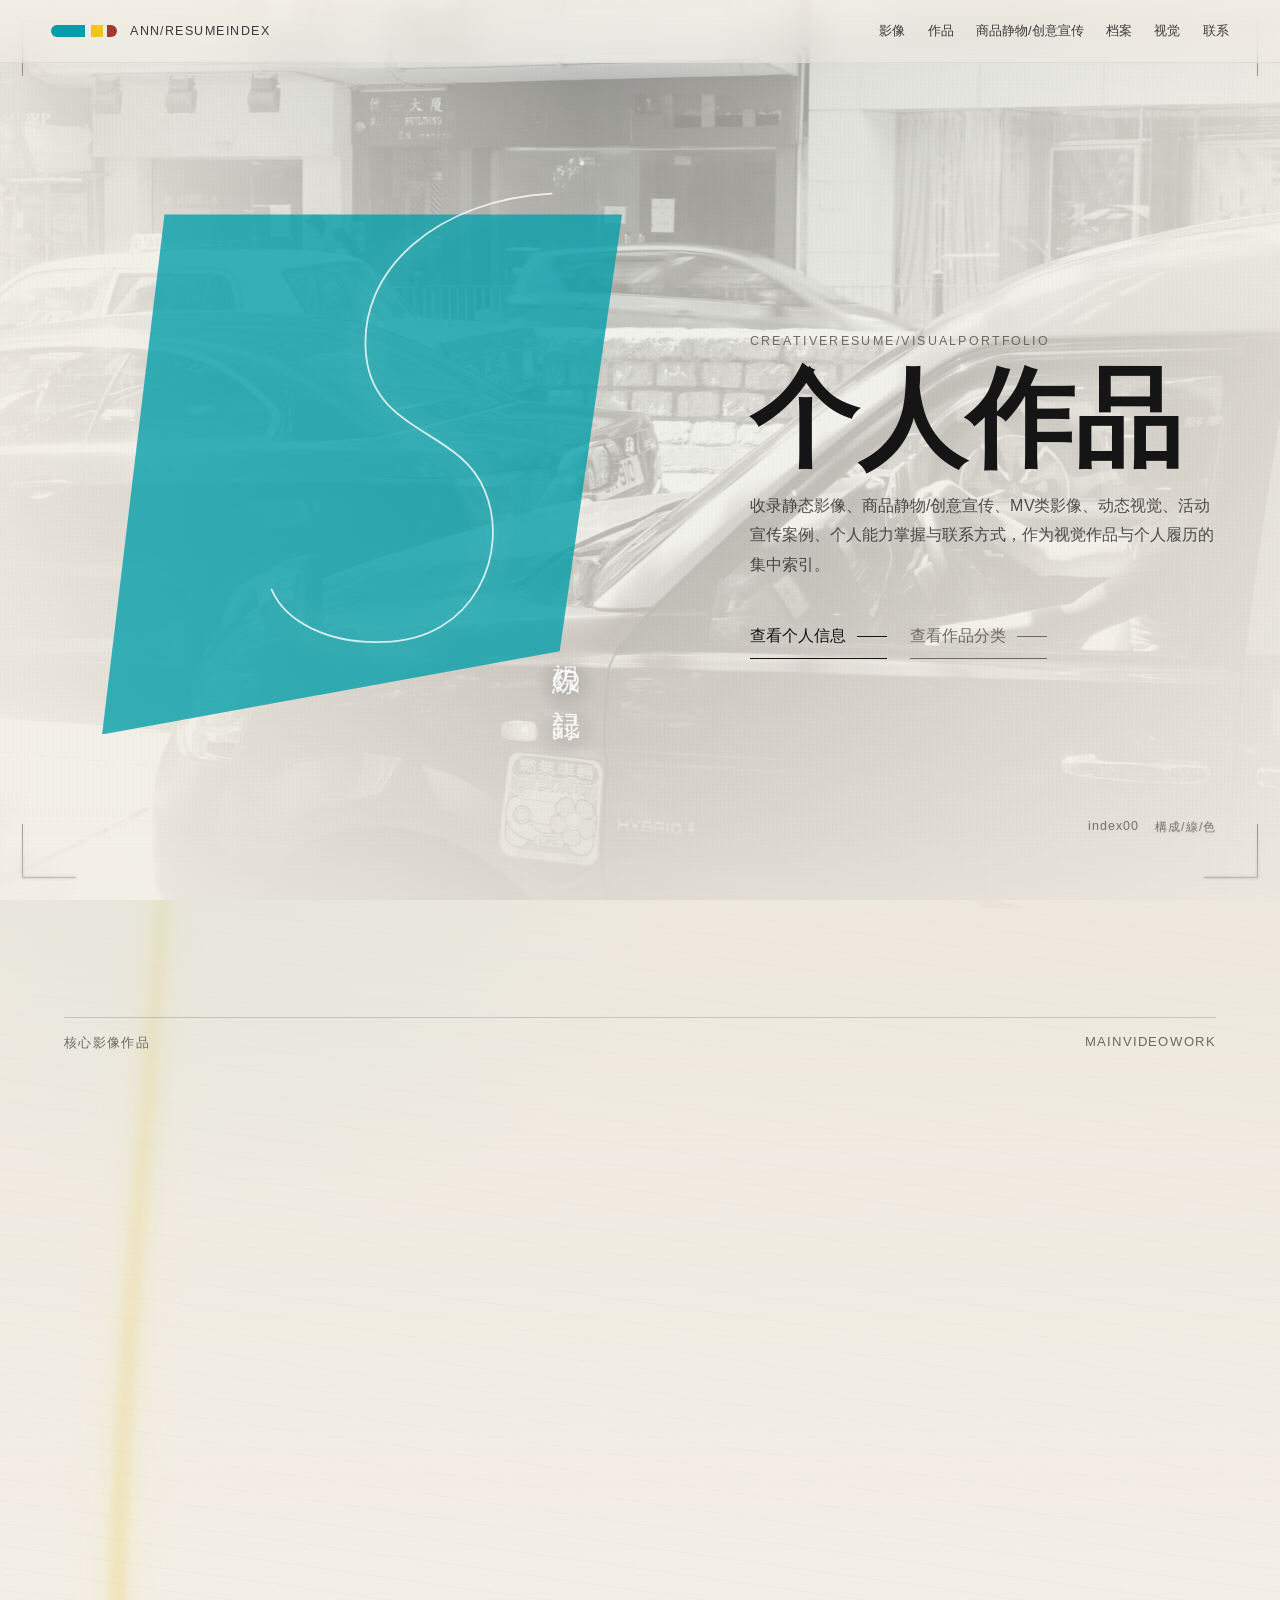
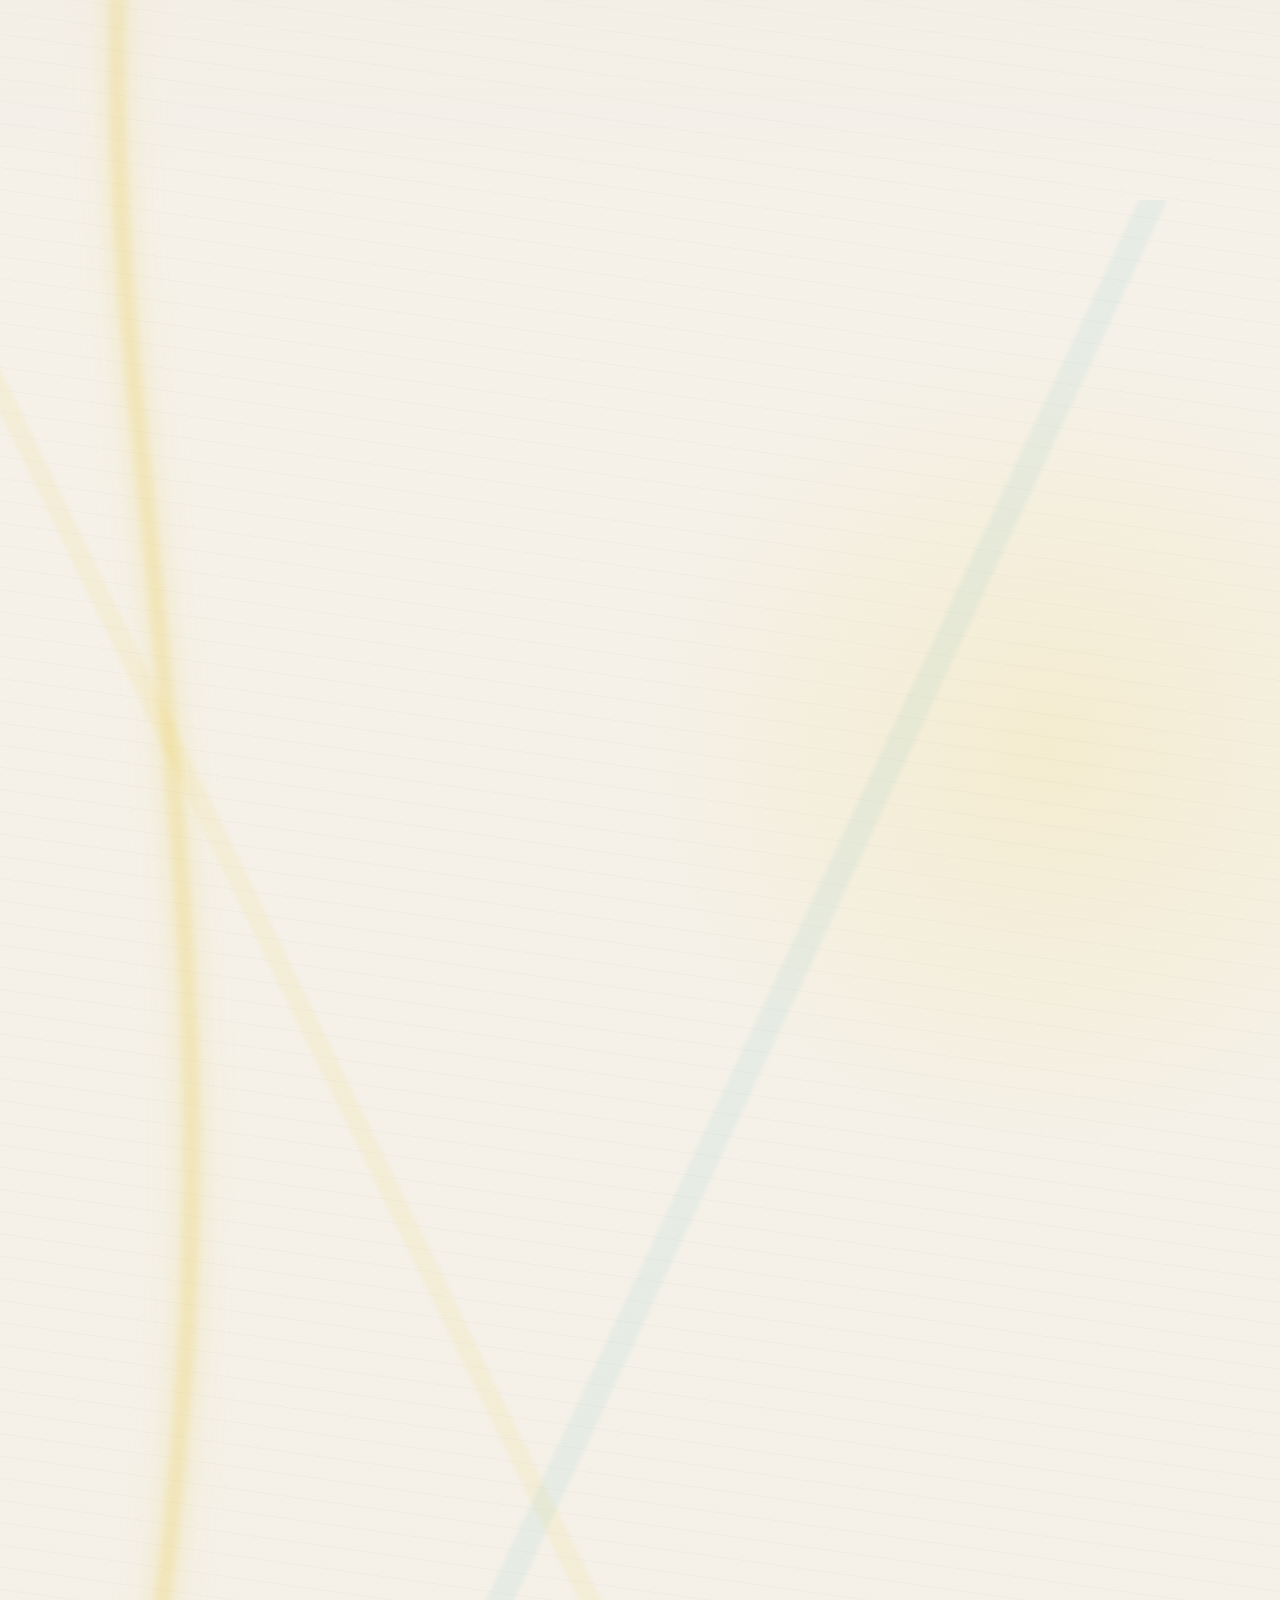
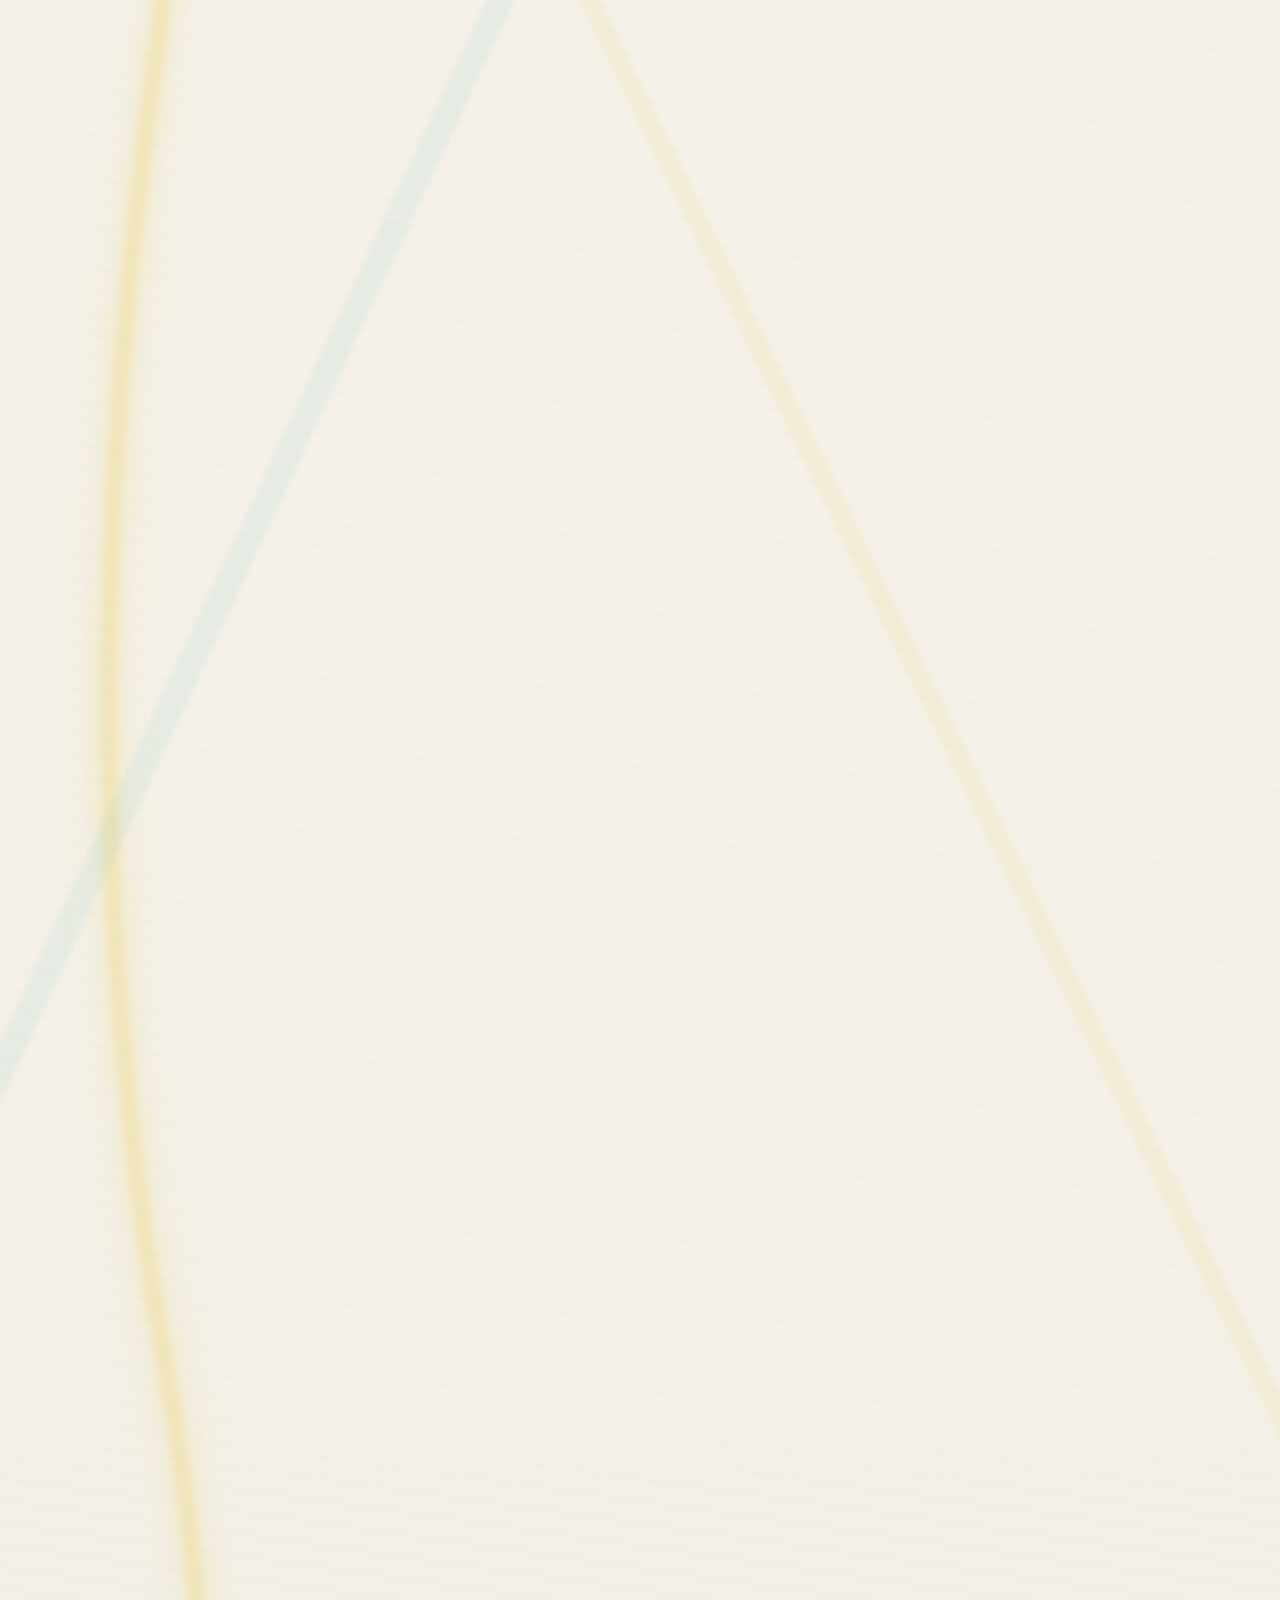
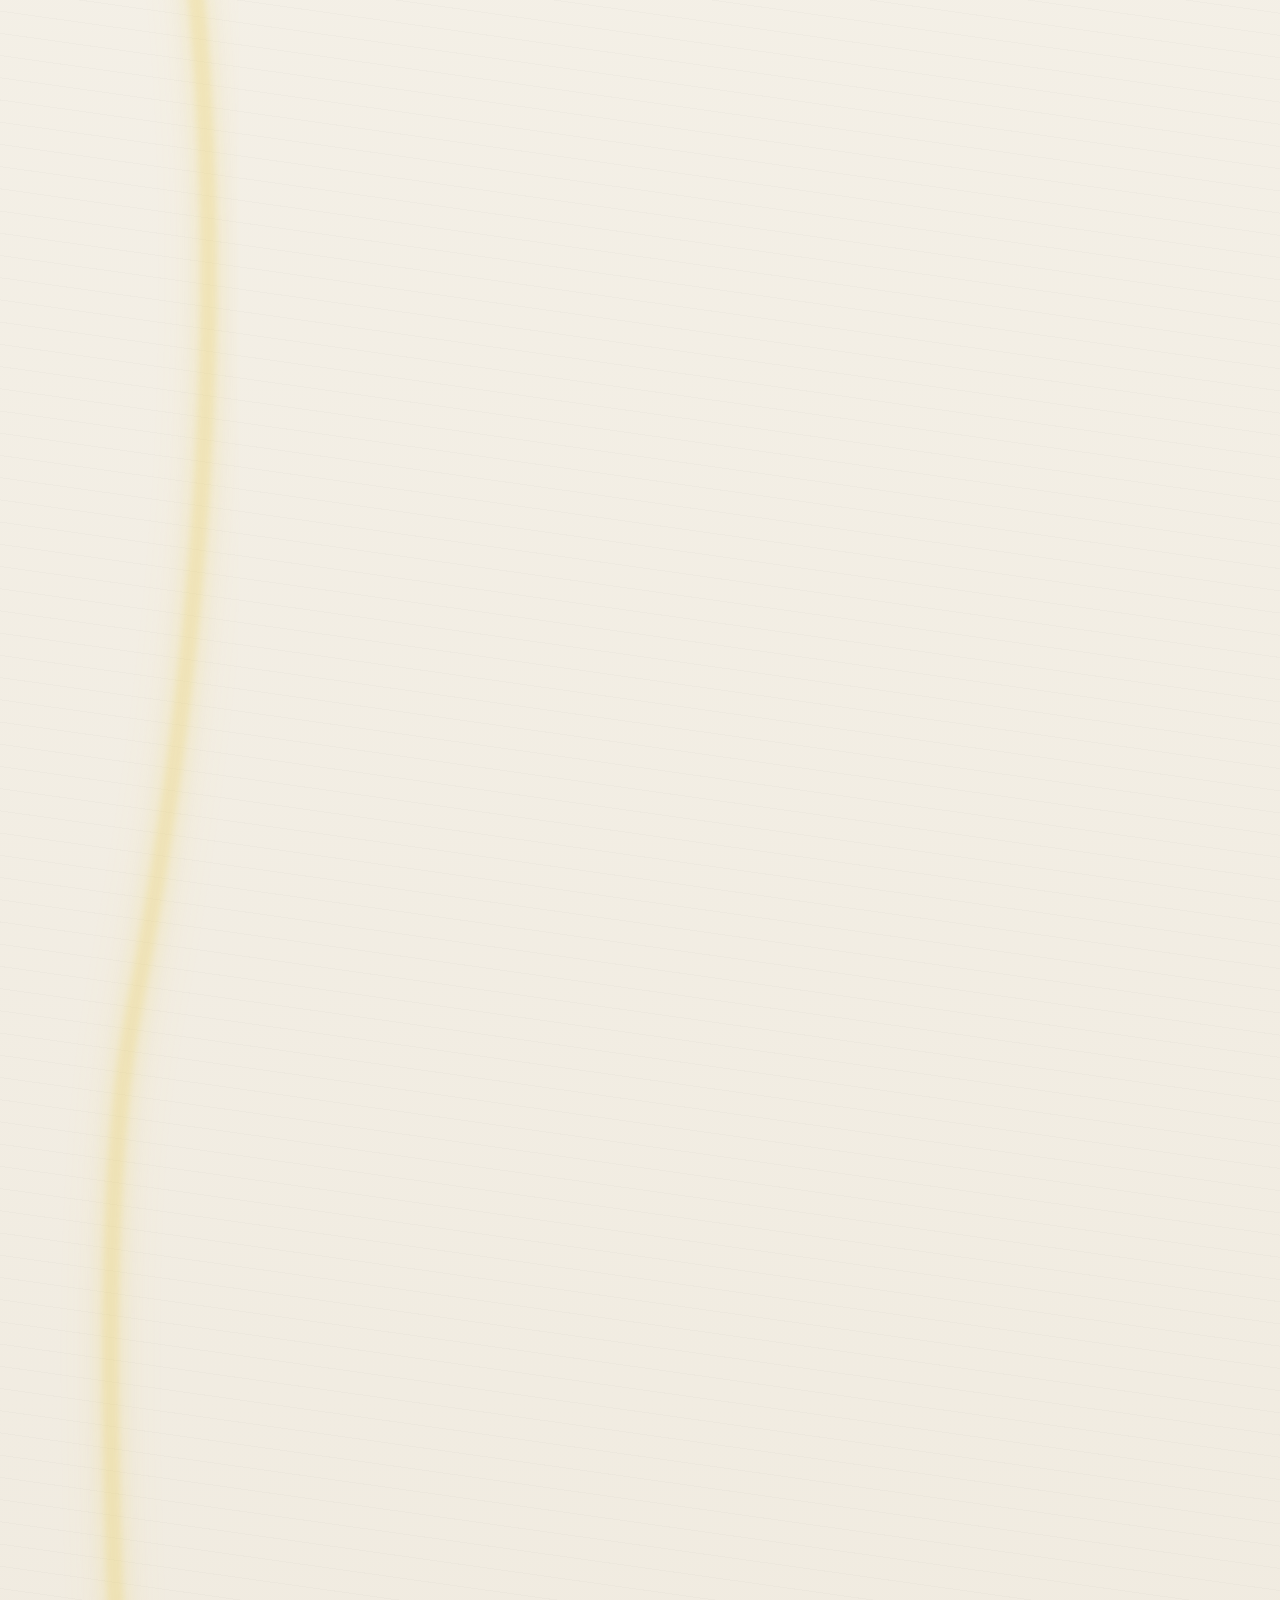
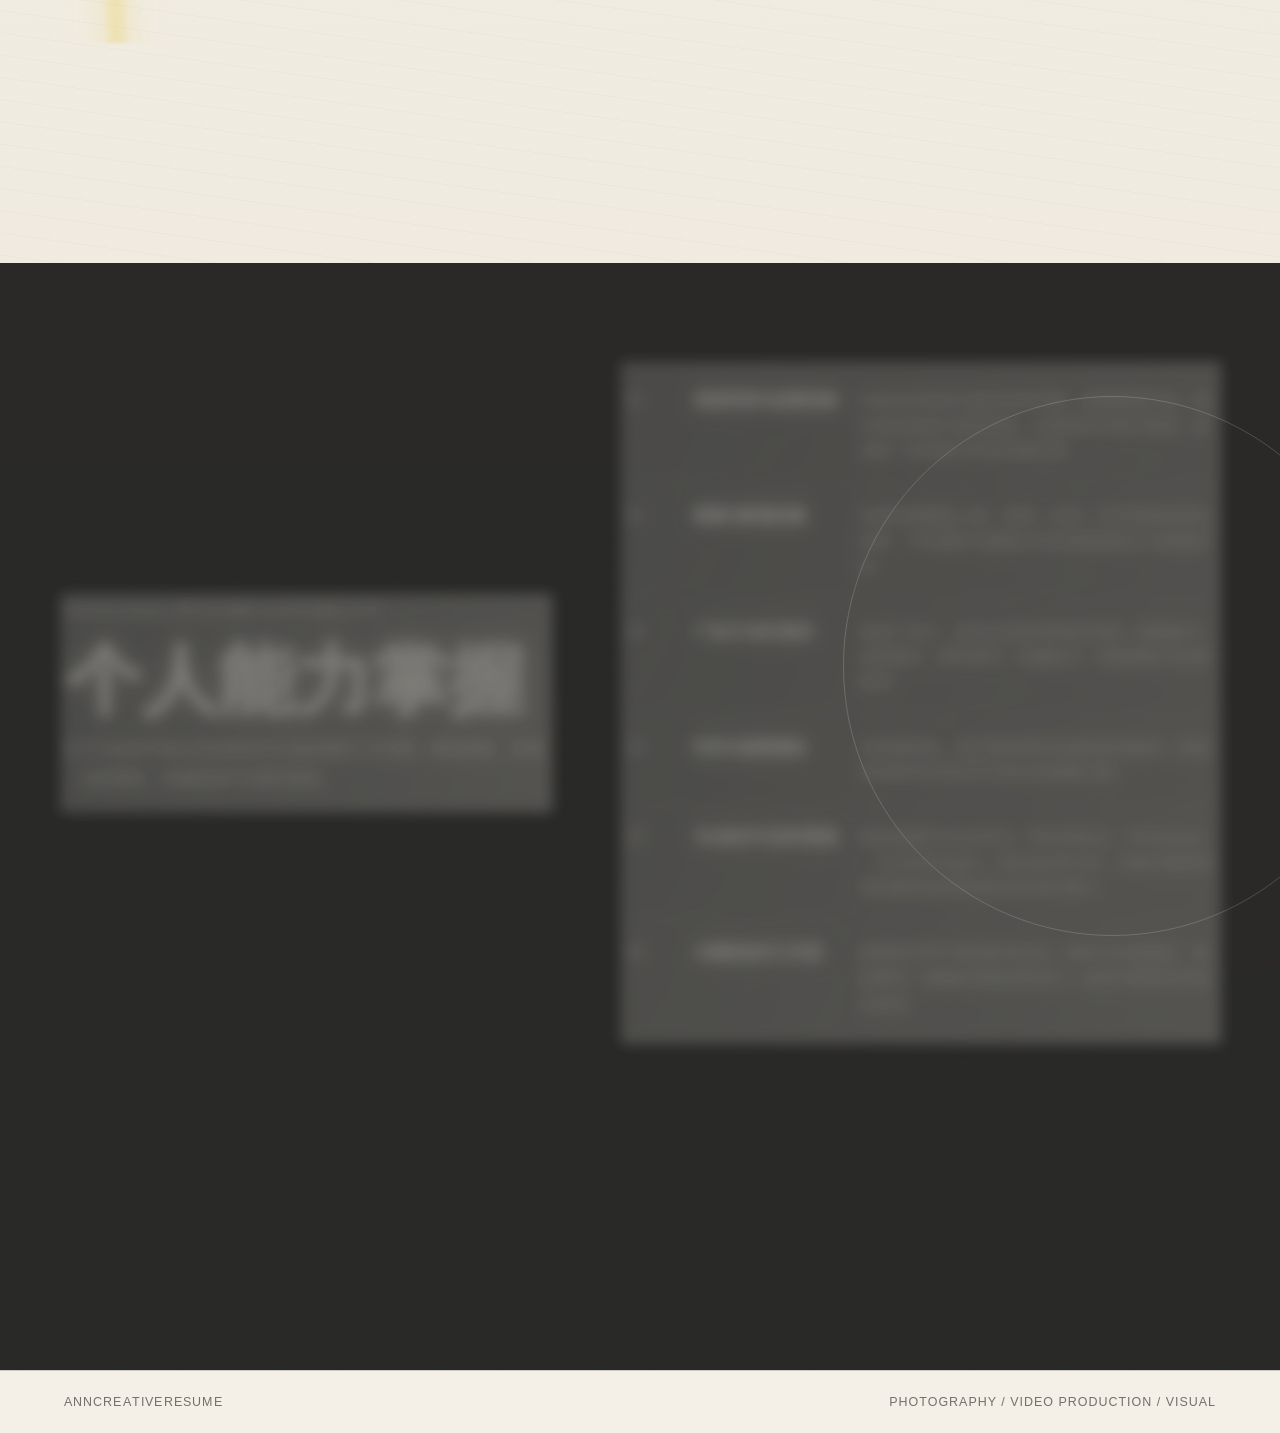
<file: index.html>
<!doctype html>
<html lang="zh-CN">
  <head>
    <meta charset="utf-8">
    <meta name="viewport" content="width=device-width, initial-scale=1">
    <title>ANN 个人作品 | 影像 / 视频 / 动态视觉</title>
    <meta name="description" content="个人视觉作品与履历索引，收录静态影像、商品静物/创意宣传、MV类影像、动态视觉、活动宣传案例、个人能力与联系方式。">
    <link rel="icon" href="data:,">
    <link rel="stylesheet" href="css/styles.css?v=20261015-head-update">
  </head>
  <body>
    <a class="skip-link" href="#works">跳到作品</a>
    <div class="grain" aria-hidden="true"></div>
    <div class="soft-edge soft-edge-top" aria-hidden="true"></div>
    <div class="soft-edge soft-edge-bottom" aria-hidden="true"></div>
    <div class="draft-field" aria-hidden="true">
      <svg viewBox="0 0 1200 900" fill="none" preserveAspectRatio="none">
        <path class="contour-line" d="M-80 250C120 95 284 374 470 210c173-152 338-110 520 56 150 137 270 103 356 8"></path>
        <path class="contour-line contour-line-alt" d="M-40 690C116 520 315 710 470 558c173-169 320-117 480 16 129 108 248 97 390-54"></path>
        <path class="contour-line" d="M165 915C113 725 265 628 422 647c151 18 214-99 336-174 111-68 282 42 314 185"></path>
        <path class="contour-line contour-line-alt" d="M820-80C792 68 918 154 1052 128c88-17 168 30 226 104"></path>
        <path class="construction-line" d="M-120 128L185 188L482 154L755 226L1280 176"></path>
        <path class="construction-line" d="M-90 430L240 402L512 478L842 436L1300 492"></path>
        <path class="construction-line construction-line-alt" d="M92 -60L132 228L108 475L158 738L126 980"></path>
        <path class="construction-line construction-line-alt" d="M1012 -80L950 192L1008 426L918 670L974 978"></path>
      </svg>
    </div>
    <div class="viewfinder" aria-hidden="true">
      <span></span>
      <span></span>
      <span></span>
      <span></span>
    </div>
    <header class="site-header">
      <a class="brand" href="#top" aria-label="回到首页">
        <span class="brand-mark"></span>
        <span>ANN / RESUME INDEX</span>
      </a>
      <nav class="nav" aria-label="主要导航">
        <a href="#film">影像</a>
        <a href="#works">作品</a>
        <a href="#creative">商品静物/创意宣传</a>
        <a href="gallery.html">档案</a>
        <a href="#motion">视觉</a>
        <a href="#contact">联系</a>
      </nav>
    </header>

    <main id="top">
      <section class="hero section-camera" aria-labelledby="hero-title">
        <div class="hero-media" data-parallax="-0.12">
          <img src="assets/images/photography/street-223.webp" alt="街头车窗与城市反射摄影作品" loading="eager">
          <div class="hero-wash"></div>
        </div>
        <div class="hero-composition" aria-hidden="true">
          <div class="aqua-block"></div>
          <svg class="loop-line" viewBox="0 0 420 520" fill="none">
            <path d="M334 32C226 43 142 111 151 196c8 74 94 76 121 137 27 59-11 145-103 151-79 6-137-46-110-111 27-66 132-57 194-12 73 53 105 118 80 146" pathLength="1"></path>
          </svg>
          <span class="jp-label jp-hero">視線の記録</span>
        </div>
        <div class="hero-content reveal">
          <p class="eyebrow">Creative Resume / Visual Portfolio</p>
          <h1 id="hero-title" class="proximity-text">个人作品</h1>
          <p class="hero-copy">收录静态影像、商品静物/创意宣传、MV类影像、动态视觉、活动宣传案例、个人能力掌握与联系方式，作为视觉作品与个人履历的集中索引。</p>
          <div class="hero-actions" aria-label="页面快捷入口">
            <a class="text-link" href="#contact">查看个人信息</a>
            <a class="text-link muted" href="#works">查看作品分类</a>
          </div>
        </div>
        <div class="hero-index" aria-hidden="true">
          <span>index 00</span>
          <span>構成 / 線 / 色</span>
        </div>
      </section>

      <div class="route-region">
        <div class="page-route-guide" aria-hidden="true">
          <svg viewBox="0 0 220 2600" fill="none" preserveAspectRatio="none">
            <path class="page-route-shadow" d="M138 -70C113 152 35 300 91 510C155 750 202 880 116 1117C33 1348 48 1548 131 1723C218 1908 192 2107 92 2304C57 2373 54 2488 82 2688"></path>
            <path class="page-route-base" d="M138 -70C113 152 35 300 91 510C155 750 202 880 116 1117C33 1348 48 1548 131 1723C218 1908 192 2107 92 2304C57 2373 54 2488 82 2688"></path>
            <path class="page-route-draw" d="M138 -70C113 152 35 300 91 510C155 750 202 880 116 1117C33 1348 48 1548 131 1723C218 1908 192 2107 92 2304C57 2373 54 2488 82 2688"></path>
          </svg>
        </div>

        <section class="film-feature section-camera" id="film" aria-labelledby="film-title">
          <div class="section-kicker">
            <span>核心影像作品</span>
            <span>main video work</span>
          </div>
          <div class="film-grid">
            <div class="film-copy reveal">
              <p class="eyebrow">MV类 / 音乐影像</p>
              <h2 id="film-title" class="proximity-text">One Last Kiss</h2>
              <p>音乐影像作品，围绕歌曲情绪与画面节奏展开。内容包含人物片段、环境镜头、节奏剪辑、调色处理与字幕/画面排版。</p>
              <dl class="meta-list">
                <div>
                  <dt>类型</dt>
                  <dd>MV类 / 音乐影像</dd>
                </div>
                <div>
                  <dt>职责</dt>
                  <dd>前期拍摄 / 剪辑节奏 / 调色处理 / 画面排版 / 成片输出</dd>
                </div>
                <div>
                  <dt>软件</dt>
                  <dd>Premiere Pro / After Effects / Photoshop</dd>
                </div>
              </dl>
            </div>
            <div class="video-frame reveal pixel-sort-target" data-sort-src="assets/images/video-posters/poster-one-last-kiss.jpg" data-parallax="0.08">
              <video controls preload="metadata" poster="assets/images/video-posters/poster-one-last-kiss.jpg">
                <source src="assets/videos/one-last-kiss-web.mp4" type="video/mp4">
                你的浏览器暂时无法播放这个视频。
              </video>
              <div class="video-caption">
                <span>MV类作品 / One Last Kiss</span>
                <span>在线播放 / video preview</span>
              </div>
            </div>
          </div>
        </section>

      <section class="path-section" id="works" aria-labelledby="works-title">
        <div class="works-intro reveal">
          <p class="eyebrow">Project Categories</p>
          <h2 id="works-title" class="proximity-text">作品分类索引。</h2>
          <p>以下按照作品内容分为 MV类、人像摄影类、商品静物/创意宣传、基础摄影类、动态视觉类与活动宣传类，包含音乐影像、人物肖像、静态影像、动态图形与宣传视频素材。</p>
        </div>

        <article class="project-node project-portrait reveal pixel-sort-target" data-sort-src="assets/images/portrait/portrait-sync-01.webp" style="--node: '01';" aria-labelledby="portrait-title">
          <div class="node-marker" aria-hidden="true"></div>
          <div class="archive-workbench archive-portrait" data-archive aria-label="人像摄影类作品档案">
            <div class="archive-preview pixel-sort-target">
              <img class="archive-preview-img" src="assets/images/portrait/portrait-sync-01.webp" alt="人像摄影档案预览，人物站姿肖像">
              <div class="archive-preview-meta">
                <span class="archive-count">人像摄影类</span>
                <strong class="archive-preview-title">portrait 01</strong>
              </div>
            </div>
            <div class="archive-stack">
              <button class="archive-card is-active" type="button" style="--i:0" data-full="assets/images/portrait/portrait-sync-01.webp" data-title="portrait 01">
                <img src="assets/images/portrait/portrait-sync-01.webp" alt="人像摄影作品 1">
                <span>001</span>
              </button>
              <button class="archive-card" type="button" style="--i:1" data-full="assets/images/portrait/portrait-sync-03.webp" data-title="portrait 03">
                <img src="assets/images/portrait/portrait-sync-03.webp" alt="人像摄影作品 3">
                <span>002</span>
              </button>
              <button class="archive-card" type="button" style="--i:2" data-full="assets/images/portrait/portrait-red-light-2026.png" data-title="portrait 14">
                <img src="assets/images/portrait/portrait-red-light-2026.png" alt="人像摄影作品，红色背景与低角度光影肖像">
                <span>003</span>
              </button>
              <button class="archive-card" type="button" style="--i:3" data-full="assets/images/portrait/portrait-sync-12.webp" data-title="portrait 12">
                <img src="assets/images/portrait/portrait-sync-12.webp" alt="人像摄影作品，黑白人物面部特写">
                <span>004</span>
              </button>
              <button class="archive-card" type="button" style="--i:4" data-full="assets/images/portrait/portrait-sync-13.webp" data-title="portrait 13">
                <img src="assets/images/portrait/portrait-sync-13.webp" alt="人像摄影作品，高反差光影人物肖像">
                <span>005</span>
              </button>
            </div>
          </div>
          <div class="project-text">
            <p class="eyebrow">人像摄影类</p>
            <h3 id="portrait-title" class="proximity-text">Portrait Fragments</h3>
            <p>包含棚拍人物肖像、外景人像与置景拍摄，画面围绕人物状态、光线层次、空间关系与情绪氛围展开。</p>
            <span class="project-role">棚拍肖像 / 外景人像 / 置景拍摄 / 基础布光 / 人物引导</span>
            <a class="archive-link" href="gallery.html#portrait">查看人像摄影档案</a>
          </div>
        </article>

        <article class="project-node project-creative reveal pixel-sort-target" id="creative" data-sort-src="assets/images/creative/product-bag-editorial-01.webp" style="--node: '02';" aria-labelledby="creative-title">
          <div class="node-marker" aria-hidden="true"></div>
          <div class="project-text">
            <p class="eyebrow">商品静物/创意宣传</p>
            <h3 id="creative-title" class="proximity-text">商品静物/创意宣传</h3>
            <p>收录商品静物与品牌宣传拍摄，关注产品材质、光线控制和场景构成。</p>
            <span class="project-role">商品静物 / 品牌视觉 / 材质色彩 / 宣传图像</span>
            <a class="archive-link" href="gallery.html#creative">查看商品静物/创意宣传档案</a>
          </div>
          <div class="archive-workbench archive-creative" data-archive aria-label="商品静物/创意宣传作品档案">
            <div class="archive-preview pixel-sort-target">
              <img class="archive-preview-img" src="assets/images/creative/product-bag-editorial-01.webp" alt="FILA 手提包简约风格宣传图">
              <div class="archive-preview-meta">
                <span class="archive-count">商品静物/创意宣传</span>
                <strong class="archive-preview-title">product bag</strong>
              </div>
            </div>
            <div class="archive-stack">
              <button class="archive-card product-card is-active" type="button" style="--i:0" data-full="assets/images/creative/product-bag-editorial-01.webp" data-title="product bag">
                <img src="assets/images/creative/product-bag-editorial-01.webp" alt="商品静物作品，FILA 手提包宣传图">
                <span>BAG</span>
              </button>
              <button class="archive-card product-card" type="button" style="--i:1" data-full="assets/images/creative/product-sneaker-editorial-01.webp" data-title="product sneaker">
                <img src="assets/images/creative/product-sneaker-editorial-01.webp" alt="灰色影棚背景下的黑色运动鞋侧面">
                <span>SHOE</span>
              </button>
              <button class="archive-card" type="button" style="--i:2" data-full="assets/images/creative/photography-brand-03.webp" data-title="creative 03">
                <img src="assets/images/creative/photography-brand-03.webp" alt="创意宣传作品，暖色灯光与空间细节">
                <span>003</span>
              </button>
              <button class="archive-card" type="button" style="--i:3" data-full="assets/images/creative/photography-brand-06.webp" data-title="creative 06">
                <img src="assets/images/creative/photography-brand-06.webp" alt="创意宣传作品，红绿橙色块构成">
                <span>006</span>
              </button>
              <button class="archive-card" type="button" style="--i:4" data-full="assets/images/creative/photography-brand-09.webp" data-title="creative 09">
                <img src="assets/images/creative/photography-brand-09.webp" alt="创意宣传作品，木质纹理与绿色色块">
                <span>009</span>
              </button>
            </div>
          </div>
        </article>

        <article class="project-node project-street reveal pixel-sort-target" data-sort-src="assets/images/photography/photography-head-01.webp" style="--node: '03';" aria-labelledby="street-title">
          <div class="node-marker" aria-hidden="true"></div>
          <div class="project-text">
            <p class="eyebrow">基础摄影类</p>
            <h3 id="street-title" class="proximity-text">基础摄影类</h3>
            <p>收录街头、景观与空间构成图像。作为个人审美的基准、风格取向与商业作品的引导。</p>
            <span class="project-role">审美基准 / 画面构成 / 色彩判断 / 空间观察 / 风格取向</span>
            <a class="archive-link" href="gallery.html#street">查看基础摄影档案</a>
          </div>
          <div class="archive-workbench archive-street" data-archive aria-label="基础摄影类作品档案">
            <div class="archive-preview pixel-sort-target">
              <img class="archive-preview-img" src="assets/images/photography/photography-head-01.webp" alt="基础摄影预览，城市街头与景观构成">
              <div class="archive-preview-meta">
                <span class="archive-count">基础摄影类</span>
                <strong class="archive-preview-title">photo index 01</strong>
              </div>
            </div>
            <div class="archive-stack">
              <button class="archive-card is-active" type="button" style="--i:0" data-full="assets/images/photography/photography-head-01.webp" data-title="photo index 01">
                <img src="assets/images/photography/photography-head-01.webp" alt="摄影头图 1，城市街头与景观构成">
                <span>001</span>
              </button>
              <button class="archive-card" type="button" style="--i:1" data-full="assets/images/photography/photography-head-02.webp" data-title="photo index 02">
                <img src="assets/images/photography/photography-head-02.webp" alt="摄影头图 2，黑白街头与人物关系">
                <span>002</span>
              </button>
              <button class="archive-card" type="button" style="--i:2" data-full="assets/images/photography/photography-head-03.webp" data-title="photo index 03">
                <img src="assets/images/photography/photography-head-03.webp" alt="摄影头图 3，车辆与俯视构图">
                <span>003</span>
              </button>
              <button class="archive-card" type="button" style="--i:3" data-full="assets/images/photography/photography-head-04.webp" data-title="photo index 04">
                <img src="assets/images/photography/photography-head-04.webp" alt="摄影头图 4，暗部剪影与空间氛围">
                <span>004</span>
              </button>
              <button class="archive-card" type="button" style="--i:4" data-full="assets/images/photography/photography-shoot-05.webp" data-title="photo index 05">
                <img src="assets/images/photography/photography-shoot-05.webp" alt="摄影头图 5，户外环境与自然光">
                <span>005</span>
              </button>
            </div>
          </div>
        </article>

        <article class="project-node project-motion reveal pixel-sort-target" data-sort-src="assets/images/video-posters/poster-visual-motion.jpg" id="motion" style="--node: '04';" aria-labelledby="motion-title">
          <div class="node-marker" aria-hidden="true"></div>
          <div class="project-text">
            <p class="eyebrow">动态视觉类</p>
            <h3 id="motion-title" class="proximity-text">Visual Experiments</h3>
            <p>包含艺术性与风格性的动态视觉探索，围绕动态图形、美术构成、版面节奏与视觉气质展开，可延展至宣传海报、活动主视觉和动态视觉物料。</p>
            <span class="project-role">艺术风格探索 / 动态设计 / 美术构成 / 宣传海报 / 视觉物料</span>
            <a class="archive-link" href="gallery.html#video">查看动态视觉档案</a>
          </div>
          <div class="motion-videos">
            <video controls preload="metadata" poster="assets/images/video-posters/poster-visual-motion.jpg">
              <source src="assets/videos/visual-motion-web.mp4" type="video/mp4">
              你的浏览器暂时无法播放这个视频。
            </video>
          </div>
        </article>

        <article class="project-node project-commercial reveal pixel-sort-target" data-sort-src="assets/images/video-posters/poster-interview.jpg" style="--node: '05';" aria-labelledby="commercial-title">
          <div class="node-marker" aria-hidden="true"></div>
          <div class="commercial-media">
            <video controls preload="metadata" poster="assets/images/video-posters/poster-interview.jpg">
              <source src="assets/videos/promo-interview-web.mp4" type="video/mp4">
              你的浏览器暂时无法播放这个视频。
            </video>
          </div>
          <div class="project-text">
            <p class="eyebrow">活动宣传类</p>
            <h3 id="commercial-title" class="proximity-text">Event & Promo Work</h3>
            <p>包含活动记录、门店展示、访谈片段与节庆宣传素材，内容以现场流程、空间展示、人物采访和短视频剪辑为主。</p>
            <span class="project-role">活动记录 / 门店展示 / 访谈素材 / 节庆宣传 / 短视频剪辑</span>
            <a class="archive-link" href="gallery.html#video">查看活动宣传档案</a>
          </div>
        </article>
      </section>

      </div>

      <section class="about-section section-camera" id="contact" aria-labelledby="about-title">
        <div class="about-copy reveal">
          <p class="eyebrow">Personal Resume / Capability</p>
          <h2 id="about-title" class="proximity-text">个人能力掌握</h2>
          <p>以下为目前可独立承担或协作完成的视觉工作范围，覆盖图像、影像、动态视觉、AI辅助创作与项目落地。</p>
        </div>
        <div class="skill-index reveal">
          <div>
            <span>01</span>
            <strong>视觉审美与品牌包装</strong>
            <p>具备美术基础与稳定审美判断，能够围绕产品、项目或品牌进行视觉包装、内容策划与执行推进，形成统一的风格方向和传播呈现。</p>
          </div>
          <div>
            <span>02</span>
            <strong>图像与影像拍摄</strong>
            <p>拍摄范围覆盖人像、景观、纪实、艺术风格及商业场景，可在摄影与摄像之间完成基础执行与画面控制。</p>
          </div>
          <div>
            <span>03</span>
            <strong>广告片与MV制作</strong>
            <p>熟悉广告片、宣传片及MV类项目流程，能够参与创意概念、脚本撰写、拍摄执行、剪辑调色与后期整理。</p>
          </div>
          <div>
            <span>04</span>
            <strong>时尚与趋势感知</strong>
            <p>对影像风格、流行视觉和时尚趋势保持敏感，能够将趋势语言转化为可执行的画面方案。</p>
          </div>
          <div>
            <span>05</span>
            <strong>专业软件与实时视觉</strong>
            <p>熟练掌握 Premiere Pro、After Effects、Photoshop、TouchDesigner、Blender 等工具，具备从素材处理到视觉创意落地的综合执行能力。</p>
          </div>
          <div>
            <span>06</span>
            <strong>AI辅助创作工作流</strong>
            <p>能够将 AI 用于视觉参考生成、脚本与分镜辅助、素材整理、图像处理和创意迭代，提高方案推演与制作效率。</p>
          </div>
        </div>
        <div class="contact-panel reveal">
          <p>联系方式：微信 zemsurn</p>
          <p>可提供完整视频链接、项目说明、原始素材说明与进一步面试沟通。</p>
        </div>
      </section>
    </main>

    <footer class="site-footer">
      <span>ANN Creative Resume</span>
      <span>Photography / Video Production / Visual</span>
    </footer>

    <script src="js/main.js?v=20260626-arrow-cursor"></script>
  </body>
</html>
</file>
<file: css/styles.css>
:root {
  --paper: #f4f0e7;
  --paper-deep: #e7e1d5;
  --ink: #151515;
  --muted: #6d6a63;
  --line: rgba(21, 21, 21, 0.18);
  --aqua: #009ea8;
  --aqua-soft: rgba(0, 158, 168, 0.18);
  --yellow: #efc61b;
  --red: #a33a32;
  --white-line: rgba(255, 255, 255, 0.78);
  --shadow: 0 24px 80px rgba(25, 22, 18, 0.16);
  --smooth: cubic-bezier(0.16, 1, 0.3, 1);
  color-scheme: light;
  font-family: "Outfit", "Satoshi", "Noto Sans SC", "PingFang SC", "Microsoft YaHei", Arial, sans-serif;
}

* {
  box-sizing: border-box;
}

html {
  scroll-behavior: smooth;
  overflow-x: hidden;
  cursor: default;
}

body {
  min-width: 320px;
  margin: 0;
  color: var(--ink);
  background:
    radial-gradient(circle at 20% 10%, rgba(0, 158, 168, 0.09), transparent 28rem),
    radial-gradient(circle at 82% 30%, rgba(239, 198, 27, 0.12), transparent 26rem),
    repeating-linear-gradient(8deg, rgba(21, 21, 21, 0.018) 0 1px, transparent 1px 22px),
    linear-gradient(180deg, #f6f2ea 0%, var(--paper) 58%, #eee8dc 100%);
  overflow-x: hidden;
  cursor: default;
}

body * {
  cursor: default !important;
}

main {
  position: relative;
}

.route-region {
  position: relative;
  overflow: hidden;
  isolation: isolate;
}

.route-region > .section-camera,
.route-region > .path-section {
  position: relative;
  z-index: 2;
}

img,
video {
  display: block;
  max-width: 100%;
}

a {
  color: inherit;
}

button,
a {
  -webkit-tap-highlight-color: transparent;
}

:focus-visible {
  outline: 2px solid var(--aqua);
  outline-offset: 4px;
}

.skip-link {
  position: fixed;
  z-index: 100;
  top: 1rem;
  left: 1rem;
  padding: 0.65rem 0.9rem;
  color: #fff;
  background: var(--ink);
  transform: translateY(-150%);
  transition: transform 240ms var(--smooth);
}

.skip-link:focus {
  transform: translateY(0);
}

.grain {
  position: fixed;
  inset: 0;
  z-index: 2;
  pointer-events: none;
  opacity: 0.26;
  mix-blend-mode: multiply;
  background-image:
    linear-gradient(90deg, rgba(21, 21, 21, 0.035) 1px, transparent 1px),
    linear-gradient(rgba(21, 21, 21, 0.025) 1px, transparent 1px);
  background-size: 4px 4px;
}

.soft-edge {
  position: fixed;
  left: 0;
  right: 0;
  z-index: 11;
  height: clamp(72px, 10vh, 120px);
  pointer-events: none;
  opacity: 0.82;
}

.soft-edge-top {
  top: 0;
  backdrop-filter: blur(0.8px);
  -webkit-backdrop-filter: blur(0.8px);
  mask-image: linear-gradient(to bottom, black 0%, transparent 100%);
  -webkit-mask-image: linear-gradient(to bottom, black 0%, transparent 100%);
}

.soft-edge-bottom {
  bottom: 0;
  backdrop-filter: blur(1.6px);
  -webkit-backdrop-filter: blur(1.6px);
  mask-image: linear-gradient(to top, black 0%, transparent 100%);
  -webkit-mask-image: linear-gradient(to top, black 0%, transparent 100%);
}

.draft-field {
  position: fixed;
  inset: 0;
  z-index: 0;
  pointer-events: none;
  opacity: 0.68;
  mix-blend-mode: multiply;
  transform: translate3d(var(--draft-drift-x, 0), var(--draft-drift-y, 0), 0);
}

.draft-field::before,
.draft-field::after {
  content: "";
  position: absolute;
  inset: 0;
}

.draft-field::before {
  background:
    linear-gradient(90deg, transparent 0 9.7%, rgba(21, 21, 21, 0.062) 9.78% 9.88%, transparent 9.98% 100%),
    linear-gradient(0deg, transparent 0 14.7%, rgba(21, 21, 21, 0.052) 14.78% 14.88%, transparent 14.98% 100%),
    repeating-linear-gradient(96deg, transparent 0 118px, rgba(21, 21, 21, 0.03) 119px 120px, transparent 121px 236px);
  background-size: 270px 210px, 270px 210px, 460px 460px;
  animation: draft-grid-drift 8.5s ease-in-out infinite alternate;
}

.draft-field::after {
  background:
    radial-gradient(ellipse at 15% 18%, transparent 0 27.5%, rgba(0, 158, 168, 0.16) 27.88% 28.58%, transparent 28.95% 100%),
    radial-gradient(ellipse at 88% 66%, transparent 0 29.35%, rgba(163, 58, 50, 0.11) 29.72% 30.42%, transparent 30.8% 100%),
    radial-gradient(ellipse at 62% 42%, transparent 0 21.3%, rgba(239, 198, 27, 0.09) 21.65% 22.35%, transparent 22.7% 100%);
  background-size: 105% 105%, 112% 112%, 96% 108%;
  filter: blur(0.2px);
  transform: translate3d(var(--contour-x, 0), var(--contour-y, 0), 0) scale(var(--contour-scale, 1));
  transform-origin: 50% 50%;
  animation: contour-warp 7.2s ease-in-out infinite alternate;
}

.draft-field svg {
  position: absolute;
  inset: 0;
  width: 100%;
  height: 100%;
}

.draft-field path {
  stroke: rgba(21, 21, 21, 0.14);
  stroke-width: 0.92;
  stroke-dasharray: 0.24 0.76;
  stroke-dashoffset: 1;
  animation: draft-redraw 9.2s linear infinite;
}

.draft-field path:nth-child(2n) {
  animation-duration: 11s;
  animation-delay: -3.2s;
}

.draft-field path:nth-child(3n) {
  animation-duration: 13s;
  animation-delay: -6.4s;
}

.draft-field .contour-line {
  stroke: rgba(0, 158, 168, 0.26);
  stroke-width: 1.45;
  stroke-dasharray: 0.66 0.34;
  animation: contour-redraw 8.6s ease-in-out infinite;
  filter: blur(0.08px);
}

.draft-field .contour-line-alt {
  stroke: rgba(163, 58, 50, 0.16);
  stroke-width: 1.28;
  animation-duration: 10.2s;
  animation-delay: -4s;
}

.draft-field .construction-line {
  stroke: rgba(21, 21, 21, 0.17);
  stroke-width: 0.86;
  stroke-dasharray: 0.2 0.8;
  animation: construction-redraw 5.8s linear infinite;
}

.draft-field .construction-line-alt {
  stroke: rgba(0, 158, 168, 0.2);
  animation-duration: 6.8s;
  animation-delay: -2.2s;
}

.viewfinder {
  position: fixed;
  inset: 22px;
  z-index: 3;
  pointer-events: none;
  opacity: 0.42;
}

.page-route-guide {
  position: absolute;
  z-index: 0;
  left: clamp(16px, 4.6vw, 76px);
  top: -18px;
  bottom: clamp(220px, 20vh, 320px);
  width: clamp(92px, 14vw, 210px);
  min-height: 1000px;
  pointer-events: none;
  opacity: 0.58;
  mix-blend-mode: multiply;
  filter: blur(1.8px) saturate(0.82);
}

.page-route-guide svg {
  display: block;
  width: 100%;
  height: 100%;
  overflow: hidden;
}

.page-route-guide path {
  vector-effect: non-scaling-stroke;
  stroke-linecap: round;
  stroke-linejoin: round;
}

.page-route-shadow {
  stroke: rgba(239, 198, 27, 0.11);
  stroke-width: 42;
  filter: blur(18px);
}

.page-route-base {
  stroke: rgba(239, 198, 27, 0.13);
  stroke-width: 28;
  filter: blur(8px);
}

.page-route-draw {
  stroke: rgba(239, 198, 27, 0.28);
  stroke-width: 16;
  stroke-dasharray: none;
  stroke-dashoffset: 0;
  filter: blur(3.5px) drop-shadow(0 0 18px rgba(239, 198, 27, 0.18));
}

.viewfinder span {
  position: absolute;
  width: 54px;
  height: 54px;
  border-color: rgba(21, 21, 21, 0.22);
}

.viewfinder span:nth-child(1) {
  top: 0;
  left: 0;
  border-top: 1px solid;
  border-left: 1px solid;
}

.viewfinder span:nth-child(2) {
  top: 0;
  right: 0;
  border-top: 1px solid;
  border-right: 1px solid;
}

.viewfinder span:nth-child(3) {
  right: 0;
  bottom: 0;
  border-right: 1px solid;
  border-bottom: 1px solid;
}

.viewfinder span:nth-child(4) {
  bottom: 0;
  left: 0;
  border-bottom: 1px solid;
  border-left: 1px solid;
}

.site-header {
  position: fixed;
  z-index: 20;
  top: 0;
  left: 0;
  right: 0;
  display: grid;
  grid-template-columns: 1fr auto;
  align-items: center;
  gap: 1rem;
  padding: 22px clamp(20px, 4vw, 56px);
  color: rgba(21, 21, 21, 0.82);
  backdrop-filter: blur(18px);
  background: linear-gradient(180deg, rgba(244, 240, 231, 0.84), rgba(244, 240, 231, 0.42));
  border-bottom: 1px solid rgba(21, 21, 21, 0.08);
}

.brand,
.nav {
  display: flex;
  align-items: center;
}

.brand {
  gap: 0.8rem;
  text-decoration: none;
  font-size: 0.78rem;
  letter-spacing: 0.1em;
  text-transform: uppercase;
}

.brand-mark {
  width: 66px;
  height: 12px;
  background: linear-gradient(90deg, var(--aqua) 0 34px, transparent 34px 40px, var(--yellow) 40px 52px, transparent 52px 56px, var(--red) 56px 66px);
  border-radius: 999px;
  flex: 0 0 auto;
}

.nav {
  gap: clamp(0.7rem, 2vw, 1.4rem);
  font-size: 0.82rem;
}

.nav a {
  position: relative;
  text-decoration: none;
}

.nav a::after {
  content: "";
  position: absolute;
  left: 0;
  right: 0;
  bottom: -0.35rem;
  height: 1px;
  background: currentColor;
  transform: scaleX(0);
  transform-origin: right;
  transition: transform 220ms var(--smooth);
}

.nav a:hover::after,
.nav a:focus-visible::after {
  transform: scaleX(1);
  transform-origin: left;
}

.section-camera {
  position: relative;
  min-height: 100dvh;
  padding: clamp(96px, 13vh, 150px) clamp(22px, 5vw, 80px);
}

.hero {
  display: grid;
  grid-template-columns: minmax(0, 1.02fr) minmax(300px, 0.78fr);
  align-items: end;
  gap: clamp(2rem, 6vw, 7rem);
  overflow: hidden;
}

.hero-media {
  position: absolute;
  inset: 0;
  z-index: 0;
  transform: translate3d(0, calc(var(--scroll-ratio, 0) * -32px), 0) scale(1.04);
  transition: transform 80ms linear;
}

.hero-media img {
  width: 100%;
  height: 100%;
  object-fit: cover;
  filter: grayscale(0.88) saturate(0.58) contrast(0.94) brightness(1.04);
}

.hero-media::after {
  content: "";
  position: absolute;
  inset: 0;
  background:
    linear-gradient(90deg, rgba(244, 240, 231, 0.9) 0%, rgba(244, 240, 231, 0.42) 46%, rgba(244, 240, 231, 0.82) 100%),
    linear-gradient(180deg, rgba(244, 240, 231, 0.06), rgba(244, 240, 231, 0.82));
}

.hero-wash {
  position: absolute;
  inset: 0;
  background: rgba(0, 158, 168, 0.08);
  mix-blend-mode: multiply;
}

.hero-content {
  position: relative;
  z-index: 4;
  align-self: center;
  max-width: 780px;
  padding-top: 10vh;
}

.eyebrow {
  margin: 0 0 1.1rem;
  color: var(--muted);
  font-size: 0.78rem;
  line-height: 1.5;
  letter-spacing: 0.17em;
  text-transform: uppercase;
}

h1,
h2,
h3,
p {
  margin-top: 0;
}

h1 {
  max-width: 9ch;
  margin-bottom: 1.2rem;
  font-size: clamp(3.8rem, 8.4vw, 7.8rem);
  line-height: 0.96;
  font-weight: 700;
  letter-spacing: 0;
}

.prox-letter {
  display: inline-block;
  font-variation-settings: "wght" var(--prox-wght, 700);
  transform-origin: 50% 72%;
  pointer-events: none;
  transition: transform 360ms cubic-bezier(0.16, 1, 0.3, 1), font-weight 360ms cubic-bezier(0.16, 1, 0.3, 1);
  will-change: transform;
}

h2 {
  margin-bottom: 1rem;
  font-size: clamp(2.7rem, 6vw, 6.6rem);
  line-height: 0.98;
  font-weight: 650;
  letter-spacing: 0;
}

h3 {
  margin-bottom: 0.9rem;
  font-size: clamp(2rem, 4.5vw, 4.8rem);
  line-height: 0.98;
  font-weight: 650;
  letter-spacing: 0;
}

.hero-copy,
.film-copy p,
.works-intro p,
.project-text p,
.about-copy p,
.contact-panel p {
  color: rgba(21, 21, 21, 0.72);
  font-size: clamp(1rem, 1.25vw, 1.15rem);
  line-height: 1.85;
  max-width: 64ch;
}

.hero-actions {
  display: flex;
  flex-wrap: wrap;
  gap: 1.4rem;
  margin-top: 2.2rem;
}

.text-link {
  display: inline-flex;
  align-items: center;
  min-height: 44px;
  text-decoration: none;
  border-bottom: 1px solid currentColor;
  transition: transform 220ms var(--smooth), color 220ms var(--smooth);
}

.text-link::after {
  content: "";
  display: inline-block;
  width: 30px;
  height: 1px;
  margin-left: 0.7rem;
  background: currentColor;
}

.text-link:hover,
.text-link:focus-visible {
  color: var(--aqua);
  transform: translateX(4px);
}

.text-link.muted {
  color: var(--muted);
}

.hero-composition {
  position: relative;
  z-index: 3;
  align-self: center;
  min-height: min(58vw, 620px);
  pointer-events: none;
}

.aqua-block {
  position: absolute;
  right: 4vw;
  top: 12%;
  width: min(42vw, 520px);
  aspect-ratio: 1 / 1;
  background: rgba(0, 158, 168, 0.78);
  mix-blend-mode: multiply;
  clip-path: polygon(12% 0, 100% 0, 88% 84%, 0 100%);
}

.loop-line {
  position: absolute;
  right: min(3vw, 42px);
  top: 3%;
  width: min(36vw, 420px);
  height: auto;
  overflow: visible;
}

.loop-line path {
  stroke: var(--white-line);
  stroke-width: 1.8;
  stroke-linecap: round;
  stroke-dasharray: 1;
  stroke-dashoffset: 0.36;
  filter: drop-shadow(0 0 12px rgba(255, 255, 255, 0.52));
  animation: line-breathe 7s ease-in-out infinite alternate;
}

.jp-label {
  position: absolute;
  color: rgba(255, 255, 255, 0.86);
  font-family: "Yu Gothic", "Noto Sans JP", sans-serif;
  font-size: clamp(1.1rem, 2.2vw, 2.1rem);
  letter-spacing: 0.18em;
  writing-mode: vertical-rl;
  text-shadow: 0 2px 22px rgba(0, 0, 0, 0.24);
}

.jp-hero {
  right: min(7vw, 96px);
  bottom: 10%;
}

.hero-index {
  position: absolute;
  z-index: 4;
  right: clamp(22px, 5vw, 80px);
  bottom: clamp(22px, 5vw, 66px);
  display: flex;
  gap: 1rem;
  color: rgba(21, 21, 21, 0.58);
  font-size: 0.78rem;
  letter-spacing: 0.08em;
}

.section-kicker {
  display: flex;
  justify-content: space-between;
  gap: 1rem;
  margin-bottom: 4rem;
  padding-top: 1rem;
  border-top: 1px solid var(--line);
  color: var(--muted);
  font-size: 0.82rem;
  letter-spacing: 0.1em;
  text-transform: uppercase;
}

.film-feature {
  background: linear-gradient(180deg, rgba(231, 225, 213, 0.56), rgba(244, 240, 231, 0));
}

.film-grid {
  display: grid;
  grid-template-columns: minmax(280px, 0.72fr) minmax(0, 1.28fr);
  gap: clamp(2rem, 5vw, 5rem);
  align-items: center;
}

.meta-list {
  display: grid;
  gap: 0;
  margin: 2.2rem 0 0;
  border-top: 1px solid var(--line);
}

.meta-list div {
  display: grid;
  grid-template-columns: 90px 1fr;
  gap: 1rem;
  padding: 1rem 0;
  border-bottom: 1px solid var(--line);
}

.meta-list dt,
.meta-list dd {
  margin: 0;
  font-size: 0.92rem;
}

.meta-list dt {
  color: var(--muted);
}

.video-frame {
  position: relative;
  padding: clamp(10px, 1.6vw, 18px);
  background: rgba(21, 21, 21, 0.86);
  box-shadow: var(--shadow);
  transform: translate3d(0, calc(var(--section-shift, 0) * -20px), 0);
}

.video-frame::before {
  content: "";
  position: absolute;
  inset: -22px auto auto -18px;
  width: 42%;
  height: 38%;
  border-top: 1px solid var(--aqua);
  border-left: 1px solid var(--aqua);
  pointer-events: none;
}

.video-frame video,
.motion-videos video,
.commercial-media video {
  width: 100%;
  background: #151515;
}

.video-caption {
  display: flex;
  justify-content: space-between;
  gap: 1rem;
  padding-top: 0.9rem;
  color: rgba(255, 255, 255, 0.76);
  font-size: 0.78rem;
  letter-spacing: 0.08em;
}

.path-section {
  position: relative;
  min-height: 100dvh;
  padding: clamp(100px, 15vh, 170px) clamp(22px, 5vw, 80px) clamp(90px, 14vh, 150px);
  overflow: hidden;
}

.path-section::before {
  content: "";
  position: absolute;
  inset: 0;
  pointer-events: none;
  background:
    linear-gradient(115deg, transparent 0 32%, rgba(0, 158, 168, 0.055) 32.2% 32.8%, transparent 33% 100%),
    linear-gradient(64deg, transparent 0 62%, rgba(239, 198, 27, 0.08) 62.2% 62.6%, transparent 62.8% 100%);
}

.works-intro {
  position: relative;
  z-index: 2;
  max-width: 860px;
  margin-left: clamp(0px, 24vw, 360px);
  margin-bottom: clamp(5rem, 12vw, 10rem);
}

.project-node {
  position: relative;
  z-index: 2;
  display: grid;
  grid-template-columns: minmax(260px, 0.86fr) minmax(0, 1.14fr);
  gap: clamp(1.8rem, 5vw, 5.2rem);
  align-items: center;
  min-height: 74dvh;
  margin: 0 0 clamp(6rem, 12vw, 12rem);
  padding-left: clamp(0px, 22vw, 340px);
}

#creative {
  scroll-margin-top: 120px;
}

.project-node::before {
  content: var(--node);
  position: absolute;
  top: 0;
  left: clamp(0px, 23vw, 360px);
  color: rgba(21, 21, 21, 0.16);
  font-size: clamp(4rem, 13vw, 14rem);
  line-height: 0.8;
  font-weight: 700;
  z-index: -1;
}

.node-marker {
  position: absolute;
  left: clamp(58px, 9vw, 140px);
  top: 38%;
  width: 14px;
  height: 14px;
  background: var(--ink);
  border-radius: 50%;
  box-shadow: 0 0 0 10px rgba(239, 198, 27, 0.26);
}

.project-text {
  max-width: 560px;
}

.project-role {
  display: inline-block;
  max-width: 48rem;
  margin-top: 1rem;
  padding-top: 0.8rem;
  border-top: 1px solid var(--line);
  color: var(--muted);
  font-size: 0.84rem;
  line-height: 1.75;
  letter-spacing: 0.04em;
  text-transform: none;
}

.archive-link {
  display: inline-flex;
  align-items: center;
  gap: 0.7rem;
  min-height: 40px;
  margin-top: 1.2rem;
  padding: 0.45rem 0.85rem;
  color: var(--ink);
  text-decoration: none;
  border: 1px solid rgba(21, 21, 21, 0.22);
  border-radius: 999px;
  background: rgba(244, 240, 231, 0.58);
  backdrop-filter: blur(6px);
  transition: transform 220ms var(--smooth), border-color 220ms var(--smooth), background 220ms var(--smooth);
}

.archive-link::after {
  content: "";
  width: 24px;
  height: 1px;
  background: currentColor;
}

.archive-link:hover,
.archive-link:focus-visible {
  border-color: var(--aqua);
  background: rgba(0, 158, 168, 0.09);
  transform: translateX(5px);
}

.archive-workbench {
  position: relative;
  display: grid;
  grid-template-columns: minmax(0, 1fr);
  gap: 1.3rem;
  height: calc(clamp(340px, 40vw, 600px) + clamp(164px, 14vw, 210px) + 1rem);
  min-height: 0;
  contain: layout style;
}

.archive-preview {
  position: relative;
  height: clamp(340px, 40vw, 600px);
  min-height: 0;
  overflow: hidden;
  background: rgba(21, 21, 21, 0.88);
  box-shadow: var(--shadow);
  clip-path: polygon(2% 0, 100% 6%, 94% 100%, 0 92%);
}

.archive-preview::before,
.archive-preview::after,
.pixel-sort-target::before,
.pixel-sort-target::after {
  content: "";
  position: absolute;
  inset: 0;
  pointer-events: none;
  opacity: 0;
  mix-blend-mode: normal;
}

.archive-preview::before,
.pixel-sort-target::before,
.pixel-sort-target::after {
  display: none;
}

.archive-preview::after {
  z-index: 3;
  display: block;
  background: rgba(244, 240, 231, 0.34);
  backdrop-filter: blur(16px) saturate(0.82);
  -webkit-backdrop-filter: blur(16px) saturate(0.82);
  transform: scale(1.04);
  transition:
    opacity 520ms var(--smooth),
    transform 720ms var(--smooth);
}

.archive-preview.is-switching::after {
  opacity: 0.72;
  transform: scale(1);
  animation: glass-switch 720ms var(--smooth) both;
}

.archive-preview-img {
  position: absolute;
  inset: 0;
  width: 100%;
  height: 100%;
  min-height: 0;
  object-fit: cover;
  filter: saturate(0.86) contrast(1.04);
  transform: scale(1.02);
  transition: opacity 360ms var(--smooth), transform 720ms var(--smooth), filter 720ms var(--smooth);
}

.archive-preview.is-switching .archive-preview-img {
  opacity: 0.56;
  transform: scale(1.08) translateX(2%);
  filter: saturate(0.45) contrast(1.24);
}

.archive-preview-meta {
  position: absolute;
  left: 1rem;
  right: 1rem;
  bottom: 1rem;
  display: flex;
  justify-content: space-between;
  gap: 1rem;
  align-items: end;
  color: rgba(244, 240, 231, 0.88);
  font-size: 0.72rem;
  letter-spacing: 0.12em;
  text-transform: uppercase;
}

.archive-preview-title {
  max-width: 52%;
  font-size: clamp(1.1rem, 2.3vw, 2rem);
  line-height: 1;
  text-align: right;
}

.archive-stack {
  position: absolute;
  left: 8%;
  right: 8%;
  bottom: 0;
  z-index: 4;
  height: clamp(164px, 14vw, 210px);
  transform-style: preserve-3d;
}

.archive-card {
  position: absolute;
  left: calc(var(--i) * 15%);
  bottom: calc(var(--i) * 8px);
  width: clamp(128px, 14vw, 190px);
  aspect-ratio: 4 / 3;
  padding: 0;
  border: 1px solid rgba(244, 240, 231, 0.78);
  background: var(--paper);
  box-shadow: 0 18px 50px rgba(25, 22, 18, 0.16);
  cursor: pointer;
  overflow: hidden;
  transform: rotate(calc(-7deg + var(--i) * 3deg)) translateY(calc(var(--i) * 3px));
  transform-origin: 50% 120%;
  transition:
    transform 520ms var(--smooth),
    filter 520ms var(--smooth),
    box-shadow 520ms var(--smooth),
    border-color 520ms var(--smooth);
}

.archive-card img {
  width: 100%;
  height: 100%;
  object-fit: cover;
  filter: saturate(0.76) contrast(1.02);
  transition: transform 620ms var(--smooth), filter 620ms var(--smooth);
}

.archive-card > span {
  position: absolute;
  left: 0.55rem;
  top: 0.45rem;
  color: rgba(244, 240, 231, 0.92);
  font-size: 0.68rem;
  letter-spacing: 0.12em;
  text-shadow: 0 1px 12px rgba(0, 0, 0, 0.35);
}

.archive-card.product-card > span {
  color: #25231f;
  text-shadow: 0 1px 8px rgba(255, 255, 255, 0.7);
}

.archive-workbench:hover .archive-card,
.archive-workbench:focus-within .archive-card {
  transform: translateX(calc((var(--i) - 2) * 30px)) rotate(calc(-11deg + var(--i) * 5deg)) translateY(calc(var(--i) * -4px));
}

.archive-card:hover,
.archive-card:focus-visible {
  z-index: 5;
  border-color: var(--yellow);
  filter: saturate(1.08);
  box-shadow: 0 24px 70px rgba(25, 22, 18, 0.24);
  transform: translate3d(calc((var(--i) - 1.5) * 28px), -74px, 0) rotate(0deg) scale(1.18) !important;
}

.archive-card:hover img,
.archive-card:focus-visible img {
  transform: scale(1.06);
  filter: saturate(0.98) contrast(1.08);
}

.archive-card.is-active {
  border-color: var(--yellow);
  box-shadow: 0 18px 50px rgba(25, 22, 18, 0.2), inset 0 0 0 2px rgba(239, 198, 27, 0.22);
}

.project-portrait {
  grid-template-columns: minmax(0, 1.12fr) minmax(260px, 0.88fr);
}

.archive-workbench .archive-preview {
  overflow: visible;
  background: transparent;
  box-shadow: none;
  clip-path: none;
}

.archive-workbench .archive-preview::after,
.archive-workbench .archive-preview-meta {
  display: none;
}

.archive-workbench .archive-preview-img,
.archive-workbench .archive-preview.is-switching .archive-preview-img {
  object-fit: contain;
  object-position: center;
  filter: none;
  transform: none;
}

.archive-portrait .archive-stack {
  left: 4%;
  right: 2%;
}

.motion-videos {
  display: grid;
  grid-template-columns: minmax(0, 1fr);
  gap: 1rem;
  width: min(100%, 900px);
  justify-self: stretch;
}

.motion-videos video,
.commercial-media video {
  box-shadow: 0 16px 50px rgba(25, 22, 18, 0.14);
}

.project-motion {
  grid-template-columns: minmax(280px, 0.72fr) minmax(0, 1.28fr);
}

.project-motion .project-text {
  max-width: 620px;
}

.project-motion .motion-videos video {
  display: block;
  aspect-ratio: 16 / 9;
  min-height: clamp(300px, 27vw, 520px);
  object-fit: cover;
}

.project-commercial {
  grid-template-columns: minmax(0, 1.08fr) minmax(260px, 0.92fr);
}

.commercial-media {
  position: relative;
}

.about-section {
  display: grid;
  grid-template-columns: minmax(0, 0.9fr) minmax(300px, 1.1fr);
  gap: clamp(2rem, 6vw, 6rem);
  align-items: center;
  background: rgba(21, 21, 21, 0.9);
  color: var(--paper);
  overflow: hidden;
}

.about-section::before {
  content: "";
  position: absolute;
  inset: 12% -8% auto auto;
  width: 42vw;
  height: 42vw;
  border: 1px solid rgba(244, 240, 231, 0.18);
  border-radius: 50%;
}

.about-copy p,
.contact-panel p {
  color: rgba(244, 240, 231, 0.74);
}

.skill-index {
  display: grid;
  gap: 0;
  border-top: 1px solid rgba(244, 240, 231, 0.22);
}

.skill-index div {
  display: grid;
  grid-template-columns: 52px minmax(150px, 0.38fr) 1fr;
  gap: 1rem;
  align-items: baseline;
  padding: 1.2rem 0;
  border-bottom: 1px solid rgba(244, 240, 231, 0.22);
}

.skill-index div > span,
.skill-index p {
  color: rgba(244, 240, 231, 0.62);
}

.skill-index p {
  margin-bottom: 0;
  line-height: 1.6;
}

.contact-panel {
  grid-column: 2;
  padding-top: 2rem;
}

.site-footer {
  display: flex;
  justify-content: space-between;
  gap: 1rem;
  padding: 24px clamp(22px, 5vw, 80px);
  color: rgba(21, 21, 21, 0.58);
  background: var(--paper);
  border-top: 1px solid var(--line);
  font-size: 0.78rem;
  letter-spacing: 0.08em;
  text-transform: uppercase;
}

.pillish-nav a {
  min-height: 34px;
  padding: 0.45rem 0.85rem;
  border: 1px solid rgba(21, 21, 21, 0.13);
  border-radius: 999px;
  background: rgba(244, 240, 231, 0.38);
  transition: background 220ms var(--smooth), color 220ms var(--smooth), transform 220ms var(--smooth);
}

.pillish-nav a:hover,
.pillish-nav a:focus-visible {
  color: var(--paper);
  background: var(--ink);
  transform: translateY(-1px);
}

.gallery-page {
  background:
    radial-gradient(circle at 16% 18%, rgba(0, 158, 168, 0.11), transparent 26rem),
    radial-gradient(circle at 86% 22%, rgba(239, 198, 27, 0.1), transparent 22rem),
    repeating-linear-gradient(8deg, rgba(21, 21, 21, 0.018) 0 1px, transparent 1px 22px),
    linear-gradient(180deg, #f7f2e8 0%, #f1ece2 54%, #e7e0d2 100%);
}

.gallery-hero {
  display: grid;
  grid-template-columns: minmax(0, 1fr) minmax(280px, 0.42fr);
  gap: clamp(2rem, 6vw, 6rem);
  align-items: end;
  min-height: 86dvh;
}

.gallery-hero-copy {
  max-width: 920px;
}

.gallery-filter {
  display: grid;
  gap: 0.7rem;
  justify-self: end;
  min-width: min(100%, 300px);
  padding-bottom: 1rem;
}

.gallery-filter-btn {
  min-height: 44px;
  padding: 0.7rem 1rem;
  color: var(--ink);
  text-align: left;
  background: rgba(244, 240, 231, 0.62);
  border: 1px solid rgba(21, 21, 21, 0.18);
  border-radius: 999px;
  cursor: pointer;
  transition: background 220ms var(--smooth), transform 220ms var(--smooth), border-color 220ms var(--smooth);
}

.gallery-filter-btn:hover,
.gallery-filter-btn:focus-visible,
.gallery-filter-btn.is-active {
  border-color: var(--aqua);
  background: rgba(0, 158, 168, 0.12);
  transform: translateX(-4px);
}

.gallery-archive {
  position: relative;
  z-index: 2;
  padding: 0 clamp(18px, 5vw, 80px) clamp(90px, 12vh, 150px);
}

.archive-group-heading {
  display: flex;
  align-items: end;
  justify-content: space-between;
  gap: 1.5rem;
  max-width: 1380px;
  margin: 0 auto clamp(1.2rem, 3vw, 2.4rem);
  padding-top: clamp(2rem, 5vw, 4rem);
  border-top: 1px solid rgba(21, 21, 21, 0.15);
}

.archive-group-heading > span {
  color: var(--muted);
  font-size: 0.76rem;
  letter-spacing: 0.18em;
  text-transform: uppercase;
}

.archive-group-heading p {
  margin: 0;
  color: rgba(21, 21, 21, 0.68);
  font-size: clamp(1.2rem, 2vw, 2rem);
  line-height: 1.2;
  font-weight: 620;
}

.gallery-item.is-hidden,
[data-gallery-group].is-hidden {
  display: none !important;
}

.masonry-grid {
  column-count: 4;
  column-gap: clamp(0.8rem, 1.6vw, 1.4rem);
  margin: 0 auto clamp(2rem, 7vw, 5rem);
  max-width: 1380px;
}

.portrait-grid,
.creative-grid {
  display: grid;
  grid-template-columns: repeat(4, minmax(0, 1fr));
  align-items: start;
  gap: clamp(0.8rem, 1.6vw, 1.4rem);
}

.portrait-grid {
  padding-top: clamp(2rem, 5vw, 4rem);
}

.portrait-grid .masonry-item,
.creative-grid .masonry-item {
  margin: 0;
}

.portrait-grid .masonry-item.is-landscape,
.creative-grid .masonry-item.is-landscape {
  grid-column: span 2;
}

.masonry-grid.street-grid {
  column-count: 2;
}

.masonry-item {
  position: relative;
  display: block;
  width: 100%;
  margin: 0 0 clamp(0.8rem, 1.6vw, 1.4rem);
  padding: 0;
  overflow: hidden;
  break-inside: avoid;
  background: rgba(21, 21, 21, 0.88);
  border: 1px solid rgba(21, 21, 21, 0.08);
  border-radius: 2px;
  box-shadow: 0 18px 55px rgba(25, 22, 18, 0.14);
  cursor: zoom-in;
  clip-path: none;
  transition: transform 320ms var(--smooth), box-shadow 320ms var(--smooth), filter 320ms var(--smooth);
}

.masonry-item:nth-child(3n + 1) {
  clip-path: none;
}

.masonry-item:nth-child(4n + 2) {
  clip-path: none;
}

.masonry-item img {
  display: block;
  width: 100%;
  height: auto;
  filter: saturate(0.82) contrast(1.03);
  transition: transform 520ms var(--smooth), filter 520ms var(--smooth);
}

.masonry-item > span {
  position: absolute;
  left: 0.75rem;
  bottom: 0.65rem;
  z-index: 2;
  color: rgba(244, 240, 231, 0.92);
  font-size: 0.72rem;
  letter-spacing: 0.12em;
  text-transform: uppercase;
  text-shadow: 0 2px 16px rgba(0, 0, 0, 0.4);
}

.masonry-item.product-item > span {
  color: #25231f;
  text-shadow: 0 1px 8px rgba(255, 255, 255, 0.7);
}

.masonry-item:hover,
.masonry-item:focus-visible {
  z-index: 3;
  box-shadow: 0 24px 70px rgba(25, 22, 18, 0.24);
  filter: saturate(1.08);
  transform: translateY(-8px) scale(0.985);
}

.masonry-item:hover img,
.masonry-item:focus-visible img {
  transform: scale(1.06);
  filter: saturate(1) contrast(1.08);
}

.masonry-item.is-hidden {
  display: none;
}

.portrait-feature-grid {
  display: grid;
  grid-template-columns: repeat(6, minmax(0, 1fr));
  align-items: start;
  gap: clamp(0.8rem, 1.4vw, 1.2rem);
  max-width: 1380px;
  margin: 0 auto clamp(2rem, 6vw, 4.5rem);
}

.portrait-feature-item {
  position: relative;
  display: block;
  width: 100%;
  grid-column: span 2;
  align-self: start;
  padding: 0;
  overflow: hidden;
  background: rgba(21, 21, 21, 0.86);
  border: 1px solid rgba(21, 21, 21, 0.08);
  border-radius: 2px;
  box-shadow: 0 18px 55px rgba(25, 22, 18, 0.15);
  cursor: zoom-in;
  clip-path: none;
  transition: transform 320ms var(--smooth), box-shadow 320ms var(--smooth), filter 320ms var(--smooth);
}

.portrait-feature-item.is-landscape {
  grid-column: span 3;
}

.portrait-feature-item.is-wide-landscape {
  grid-column: span 4;
}

.portrait-feature-item:nth-child(even) {
  transform: none;
}

.portrait-feature-item img {
  display: block;
  width: 100%;
  height: auto;
  object-fit: contain;
  filter: saturate(0.82) contrast(1.04);
  transition: transform 520ms var(--smooth), filter 520ms var(--smooth);
}

.portrait-feature-item > span {
  position: absolute;
  left: 0.75rem;
  bottom: 0.65rem;
  z-index: 2;
  color: rgba(244, 240, 231, 0.92);
  font-size: 0.72rem;
  letter-spacing: 0.12em;
  text-transform: uppercase;
  text-shadow: 0 2px 16px rgba(0, 0, 0, 0.4);
}

.portrait-feature-item:hover,
.portrait-feature-item:focus-visible {
  z-index: 3;
  box-shadow: 0 24px 70px rgba(25, 22, 18, 0.24);
  filter: saturate(1.08);
  transform: translateY(-8px) scale(0.985);
}

.portrait-feature-item:nth-child(even):hover,
.portrait-feature-item:nth-child(even):focus-visible {
  transform: translateY(-8px) scale(0.985);
}

.portrait-feature-item:hover img,
.portrait-feature-item:focus-visible img {
  transform: scale(1.06);
  filter: saturate(1) contrast(1.08);
}

.video-archive-grid {
  display: grid;
  grid-template-columns: repeat(2, minmax(0, 1fr));
  gap: clamp(1rem, 2vw, 1.8rem);
  max-width: 1380px;
  margin: 0 auto clamp(2rem, 7vw, 5rem);
}

.video-card {
  display: grid;
  gap: 1rem;
  padding: clamp(0.8rem, 1.4vw, 1.2rem);
  background: rgba(244, 240, 231, 0.54);
  border: 1px solid rgba(21, 21, 21, 0.14);
  box-shadow: 0 18px 55px rgba(25, 22, 18, 0.11);
  contain: layout style paint;
}

.video-card video {
  width: 100%;
  aspect-ratio: 16 / 9;
  background: var(--ink);
  object-fit: cover;
}

.video-card div {
  display: grid;
  gap: 0.35rem;
}

.video-card div > span {
  color: var(--muted);
  font-size: 0.72rem;
  letter-spacing: 0.14em;
  text-transform: uppercase;
}

.video-card strong {
  font-size: clamp(1.1rem, 1.6vw, 1.7rem);
  line-height: 1.1;
}

.video-card p {
  margin: 0;
  color: rgba(21, 21, 21, 0.66);
  line-height: 1.6;
}

.lightbox {
  position: fixed;
  inset: 0;
  z-index: 60;
  display: grid;
  place-items: center;
  padding: clamp(18px, 4vw, 56px);
  background: rgba(21, 21, 21, 0.82);
  opacity: 0;
  visibility: hidden;
  pointer-events: none;
  transition: opacity 240ms var(--smooth), visibility 240ms var(--smooth);
}

.lightbox.is-open {
  opacity: 1;
  visibility: visible;
  pointer-events: auto;
}

.lightbox-img {
  max-width: min(94vw, 1320px);
  max-height: 82vh;
  object-fit: contain;
  box-shadow: 0 28px 90px rgba(0, 0, 0, 0.42);
}

.lightbox-close {
  position: absolute;
  right: clamp(18px, 4vw, 52px);
  top: clamp(18px, 4vw, 44px);
  min-height: 42px;
  padding: 0.6rem 0.95rem;
  color: var(--paper);
  background: rgba(244, 240, 231, 0.08);
  border: 1px solid rgba(244, 240, 231, 0.24);
  border-radius: 999px;
  cursor: pointer;
}

.lightbox-meta {
  position: absolute;
  left: clamp(18px, 4vw, 52px);
  bottom: clamp(18px, 4vw, 44px);
  color: rgba(244, 240, 231, 0.82);
  font-size: 0.82rem;
  letter-spacing: 0.14em;
  text-transform: uppercase;
}

.reveal {
  position: relative;
  isolation: isolate;
  opacity: 0;
  transform: translate3d(0, 28px, 0) scale(0.99);
  filter: blur(10px) saturate(0.92);
  transition:
    opacity 980ms var(--smooth),
    transform 980ms var(--smooth),
    filter 980ms var(--smooth);
  will-change: opacity, transform, filter;
}

.reveal::after {
  content: "";
  position: absolute;
  inset: -1px;
  z-index: 6;
  pointer-events: none;
  background:
    linear-gradient(120deg, rgba(255, 255, 255, 0.2), rgba(244, 240, 231, 0.52)),
    rgba(244, 240, 231, 0.42);
  backdrop-filter: blur(var(--reveal-glass-blur, 18px)) saturate(var(--reveal-glass-saturation, 0.86));
  -webkit-backdrop-filter: blur(var(--reveal-glass-blur, 18px)) saturate(var(--reveal-glass-saturation, 0.86));
  opacity: var(--reveal-glass-opacity, 1);
  transform: scale(var(--reveal-glass-scale, 1.03));
  transition:
    opacity 1040ms var(--smooth),
    transform 1040ms var(--smooth),
    backdrop-filter 1040ms var(--smooth);
}

.reveal.is-visible {
  opacity: 1;
  transform: translate3d(0, 0, 0) scale(1);
  filter: blur(0) saturate(1);
}

.reveal.is-visible::after {
  opacity: 0;
  transform: scale(0.985);
  backdrop-filter: blur(0) saturate(1);
  -webkit-backdrop-filter: blur(0) saturate(1);
}

.reveal.has-settled {
  opacity: 1 !important;
  transform: translate3d(0, 0, 0) scale(1) !important;
  filter: blur(0) saturate(1) !important;
}

.reveal.has-settled::after {
  opacity: 0 !important;
  transform: scale(0.985) !important;
  backdrop-filter: blur(0) saturate(1) !important;
  -webkit-backdrop-filter: blur(0) saturate(1) !important;
}

.reveal.is-exiting {
  opacity: 0.42;
  transform: translate3d(0, -14px, 0) scale(0.995);
  filter: blur(7px) saturate(0.94);
}

.pixel-sort-target {
  position: relative;
}

.pixel-sort-canvas {
  display: none;
}

@keyframes line-breathe {
  from {
    stroke-dashoffset: 0.62;
    opacity: 0.84;
    transform: translateY(-4px);
  }

  to {
    stroke-dashoffset: -0.18;
    opacity: 1;
    transform: translateY(10px);
  }
}

@keyframes draft-grid-drift {
  0% {
    background-position: 0 0, 0 0;
    transform: translate3d(-14px, -10px, 0) rotate(-0.22deg);
  }

  48% {
    background-position: 46px -34px, -28px 38px, 34px -22px;
  }

  100% {
    background-position: 92px -62px, -54px 76px, 68px -48px;
    transform: translate3d(16px, 12px, 0) rotate(0.28deg);
  }
}

@keyframes contour-warp {
  0% {
    opacity: 0.78;
    background-position: 0 0, 0 0;
    background-size: 103% 108%, 114% 108%, 96% 110%;
    filter: blur(0.05px);
    transform: translate3d(-18px, 12px, 0) scale(0.988);
  }

  52% {
    opacity: 1;
    background-position: 6% -4.8%, -4.6% 6.4%, 3.4% 2.6%;
    background-size: 116% 100%, 102% 121%, 104% 99%;
    filter: blur(0.22px);
  }

  100% {
    opacity: 0.82;
    background-position: 11% -8.5%, -8.2% 10.6%, 6.8% 4.8%;
    background-size: 109% 118%, 121% 103%, 92% 116%;
    filter: blur(0.12px);
    transform: translate3d(22px, -16px, 0) scale(1.035);
  }
}

@keyframes draft-redraw {
  0% {
    opacity: 0.16;
    stroke-dashoffset: 1.18;
  }

  22% {
    opacity: 0.48;
  }

  68% {
    opacity: 0.42;
    stroke-dashoffset: -0.08;
  }

  100% {
    opacity: 0.18;
    stroke-dashoffset: -0.78;
  }
}

@keyframes contour-redraw {
  0% {
    opacity: 0.18;
    stroke-dashoffset: 1.12;
  }

  36% {
    opacity: 0.58;
    stroke-dashoffset: 0.38;
  }

  72% {
    opacity: 0.42;
    stroke-dashoffset: -0.16;
  }

  100% {
    opacity: 0.22;
    stroke-dashoffset: -0.72;
  }
}

@keyframes construction-redraw {
  0% {
    opacity: 0.08;
    stroke-dasharray: 0.04 0.96;
    stroke-dashoffset: 1.16;
  }

  34% {
    opacity: 0.62;
    stroke-dasharray: 0.34 0.66;
  }

  68% {
    opacity: 0.46;
    stroke-dasharray: 0.56 0.44;
    stroke-dashoffset: -0.12;
  }

  100% {
    opacity: 0.12;
    stroke-dasharray: 0.18 0.82;
    stroke-dashoffset: -0.88;
  }
}

@keyframes glass-switch {
  0% {
    opacity: 0;
    transform: scale(1.08);
  }

  42% {
    opacity: 0.72;
    transform: scale(1.02);
  }

  100% {
    opacity: 0;
    transform: scale(1);
  }
}

@media (max-width: 980px) {
  .site-header {
    grid-template-columns: 1fr;
    gap: 0.8rem;
  }

  .nav {
    justify-content: space-between;
  }

  .hero,
  .film-grid,
  .about-section,
  .project-node,
  .project-portrait,
  .project-commercial {
    grid-template-columns: 1fr;
  }

  .hero-composition {
    position: absolute;
    inset: 18vh 0 auto auto;
    width: 72vw;
    min-height: 52vh;
    opacity: 0.82;
  }

  .aqua-block {
    right: 0;
    width: 68vw;
  }

  .loop-line {
    right: 4vw;
    width: 58vw;
  }

  .film-grid {
    align-items: start;
  }

  .works-intro,
  .project-node {
    margin-left: 0;
    padding-left: clamp(42px, 10vw, 86px);
  }

  .project-node::before {
    left: clamp(42px, 10vw, 86px);
  }

  .node-marker {
    left: 22px;
  }

  .motion-videos {
    grid-template-columns: 1fr;
  }

  .gallery-hero {
    grid-template-columns: 1fr;
  }

  .gallery-filter {
    justify-self: start;
  }

  .masonry-grid {
    column-count: 3;
  }

  .portrait-grid,
  .creative-grid {
    grid-template-columns: repeat(3, minmax(0, 1fr));
  }

  .portrait-feature-grid {
    grid-template-columns: repeat(6, minmax(0, 1fr));
  }

  .video-archive-grid {
    grid-template-columns: 1fr;
  }

  .contact-panel {
    grid-column: auto;
  }
}

@media (max-width: 680px) {
  .section-camera,
  .path-section {
    padding-left: 18px;
    padding-right: 18px;
  }

  .brand {
    font-size: 0.7rem;
  }

  .nav {
    overflow-x: auto;
    padding-bottom: 0.2rem;
  }

  h1 {
    max-width: 6ch;
    font-size: clamp(3rem, 14vw, 4.2rem);
  }

  .hero-content {
    padding-top: 14vh;
  }

  .hero-index {
    display: none;
  }

  .video-caption,
  .section-kicker,
  .site-footer {
    flex-direction: column;
  }

  .meta-list div,
  .skill-index div {
    grid-template-columns: 1fr;
    gap: 0.4rem;
  }

  .works-intro,
  .project-node {
    padding-left: 0;
  }

  .node-marker {
    display: none;
  }

  .project-node::before {
    left: 0;
    top: -2.4rem;
  }

  .portrait-stack {
    min-height: 420px;
  }

  .archive-workbench {
    height: 540px;
    min-height: 0;
  }

  .archive-preview {
    height: 360px;
  }

  .archive-stack {
    left: 0;
    right: 0;
    height: 220px;
  }

  .archive-card {
    left: calc(var(--i) * 8%);
    width: clamp(118px, 38vw, 168px);
  }

  .archive-workbench:hover .archive-card,
  .archive-workbench:focus-within .archive-card {
    transform: translateX(calc((var(--i) - 1.8) * 22px)) rotate(calc(-9deg + var(--i) * 4deg));
  }

  .archive-card:hover,
  .archive-card:focus-visible {
    transform: translate3d(calc((var(--i) - 1.5) * 12px), -54px, 0) rotate(0deg) scale(1.08) !important;
  }

  .project-creative {
    grid-template-columns: minmax(0, 1fr);
  }

  .project-creative .project-text,
  .project-creative .archive-workbench {
    min-width: 0;
  }

  .project-creative .archive-link {
    max-width: 100%;
  }

  .masonry-grid {
    column-count: 2;
  }

  .portrait-grid,
  .creative-grid {
    grid-template-columns: repeat(2, minmax(0, 1fr));
  }

  .masonry-grid.street-grid {
    column-count: 1;
  }

  .archive-group-heading {
    align-items: start;
    flex-direction: column;
  }

  .portrait-feature-grid {
    grid-template-columns: repeat(2, minmax(0, 1fr));
  }

  .portrait-feature-item {
    grid-column: span 1;
  }

  .portrait-feature-item:nth-child(3),
  .portrait-feature-item:nth-child(4) {
    grid-column: span 2;
    width: calc(50% - 0.4rem);
    justify-self: center;
  }

  .portrait-feature-item.is-landscape,
  .portrait-feature-item.is-wide-landscape {
    grid-column: span 2;
  }

  .gallery-filter {
    width: 100%;
  }
}

@media (prefers-reduced-motion: reduce) {
  html {
    scroll-behavior: auto;
  }

  *,
  *::before,
  *::after {
    animation-duration: 1ms !important;
    animation-iteration-count: 1 !important;
    scroll-behavior: auto !important;
    transition-duration: 1ms !important;
  }

  .reveal {
    opacity: 1;
    transform: none;
    filter: none;
  }

  .reveal::after,
  .archive-preview::after {
    opacity: 0 !important;
    backdrop-filter: none !important;
    -webkit-backdrop-filter: none !important;
  }
}
</file>
